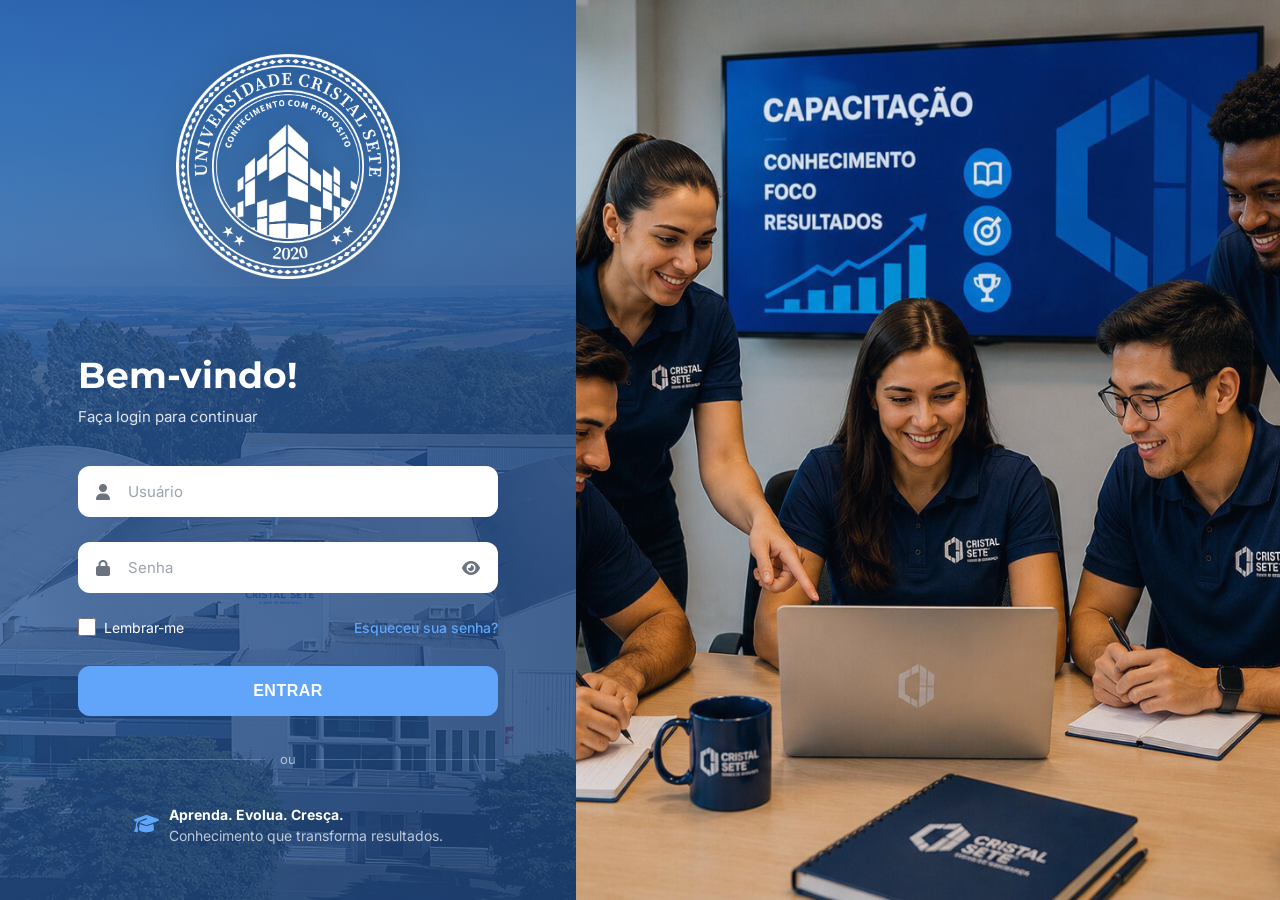
<file: login-split.html>
<!DOCTYPE html>
<html lang="pt-BR">
<head>
    <meta charset="UTF-8">
    <meta name="viewport" content="width=device-width, initial-scale=1.0">
    <title>Login - Universidade Cristal Sete</title>
    <link href="https://fonts.googleapis.com/css2?family=Inter:wght@300;400;500;600;700;800&display=swap" rel="stylesheet">
    <link href="https://fonts.googleapis.com/css2?family=Montserrat:wght@400;600;700;800&display=swap" rel="stylesheet">
    <link rel="stylesheet" href="https://cdnjs.cloudflare.com/ajax/libs/font-awesome/6.4.0/css/all.min.css">
    <style>
        * {
            margin: 0;
            padding: 0;
            box-sizing: border-box;
        }
        
        body {
            font-family: 'Inter', sans-serif;
            height: 100vh;
            overflow: hidden;
        }
        
        .login-wrapper {
            display: flex;
            height: 100vh;
        }
        
        /* LADO ESQUERDO - AZUL COM FORMULÁRIO */
        .login-left {
            flex: 0 0 45%;
            background: linear-gradient(135deg, #2B5FA6 0%, #1e4378 100%);
            display: flex;
            flex-direction: column;
            justify-content: center;
            padding: 60px;
            position: relative;
            overflow: hidden;
        }
        
        .login-left::before {
            content: '';
            position: absolute;
            top: -50%;
            right: -20%;
            width: 500px;
            height: 500px;
            background: rgba(255, 255, 255, 0.03);
            border-radius: 50%;
        }
        
        .login-left::after {
            content: '';
            position: absolute;
            bottom: -30%;
            left: -10%;
            width: 400px;
            height: 400px;
            background: rgba(255, 255, 255, 0.02);
            border-radius: 50%;
        }
        
        .login-content {
            max-width: 420px;
            width: 100%;
            margin: 0 auto;
            position: relative;
            z-index: 1;
        }
        
        .logo-container {
            margin-bottom: 50px;
        }
        
        .logo-container img {
            height: 60px;
            margin-bottom: 20px;
        }
        
        .logo-subtitle {
            color: rgba(255, 255, 255, 0.9);
            font-size: 13px;
            font-weight: 500;
            letter-spacing: 0.5px;
        }
        
        .welcome-text h1 {
            font-family: 'Montserrat', sans-serif;
            font-size: 36px;
            font-weight: 700;
            color: white;
            margin-bottom: 10px;
        }
        
        .welcome-text p {
            color: rgba(255, 255, 255, 0.85);
            font-size: 15px;
            margin-bottom: 40px;
            font-weight: 400;
        }
        
        /* FORMULÁRIO */
        .form-group {
            margin-bottom: 25px;
        }
        
        .input-wrapper {
            position: relative;
        }
        
        .input-icon {
            position: absolute;
            left: 18px;
            top: 50%;
            transform: translateY(-50%);
            color: #6b7280;
            font-size: 16px;
        }
        
        .form-input {
            width: 100%;
            padding: 16px 20px 16px 50px;
            border: none;
            border-radius: 12px;
            font-size: 15px;
            background: white;
            color: #1f2937;
            transition: all 0.3s;
            font-family: 'Inter', sans-serif;
        }
        
        .form-input::placeholder {
            color: #9ca3af;
        }
        
        .form-input:focus {
            outline: none;
            box-shadow: 0 0 0 3px rgba(255, 255, 255, 0.2);
        }
        
        .password-toggle {
            position: absolute;
            right: 18px;
            top: 50%;
            transform: translateY(-50%);
            color: #6b7280;
            cursor: pointer;
            font-size: 16px;
            transition: color 0.3s;
        }
        
        .password-toggle:hover {
            color: #2B5FA6;
        }
        
        .form-options {
            display: flex;
            justify-content: space-between;
            align-items: center;
            margin-bottom: 30px;
        }
        
        .checkbox-wrapper {
            display: flex;
            align-items: center;
        }
        
        .checkbox-wrapper input[type="checkbox"] {
            width: 18px;
            height: 18px;
            margin-right: 8px;
            cursor: pointer;
            accent-color: #60a5fa;
        }
        
        .checkbox-wrapper label {
            color: white;
            font-size: 14px;
            cursor: pointer;
            user-select: none;
        }
        
        .forgot-link {
            color: #60a5fa;
            text-decoration: none;
            font-size: 14px;
            font-weight: 500;
            transition: color 0.3s;
        }
        
        .forgot-link:hover {
            color: #93c5fd;
        }
        
        .btn-login {
            width: 100%;
            padding: 16px;
            background: #60a5fa;
            color: white;
            border: none;
            border-radius: 12px;
            font-size: 16px;
            font-weight: 600;
            cursor: pointer;
            transition: all 0.3s;
            text-transform: uppercase;
            letter-spacing: 0.5px;
        }
        
        .btn-login:hover {
            background: #3b82f6;
            transform: translateY(-2px);
            box-shadow: 0 10px 25px rgba(96, 165, 250, 0.3);
        }
        
        .btn-login:disabled {
            background: #6b7280;
            cursor: not-allowed;
            transform: none;
        }
        
        .divider {
            display: flex;
            align-items: center;
            margin: 35px 0;
        }
        
        .divider::before,
        .divider::after {
            content: '';
            flex: 1;
            height: 1px;
            background: rgba(255, 255, 255, 0.2);
        }
        
        .divider span {
            color: rgba(255, 255, 255, 0.6);
            padding: 0 15px;
            font-size: 13px;
        }
        
        .footer-text {
            display: flex;
            align-items: center;
            justify-content: center;
            gap: 10px;
            color: rgba(255, 255, 255, 0.7);
            font-size: 14px;
        }
        
        .footer-text i {
            font-size: 20px;
            color: #60a5fa;
        }
        
        .footer-text p {
            margin: 0;
            line-height: 1.5;
        }
        
        .footer-text strong {
            color: white;
            display: block;
            margin-top: 2px;
        }
        
        /* LADO DIREITO - FOTO */
        .login-right {
            flex: 1;
            background-image: url('assets/equipe-treinamento.jpg');
            background-size: cover;
            background-position: center;
            position: relative;
        }
        
        .login-right::before {
            content: '';
            position: absolute;
            top: 0;
            left: 0;
            right: 0;
            bottom: 0;
            background: linear-gradient(135deg, rgba(43, 95, 166, 0.1) 0%, rgba(30, 67, 120, 0.2) 100%);
        }
        
        /* RESPONSIVO */
        @media (max-width: 1024px) {
            .login-left {
                flex: 0 0 50%;
                padding: 40px;
            }
        }
        
        @media (max-width: 768px) {
            .login-wrapper {
                flex-direction: column;
            }
            
            .login-left {
                flex: 1;
                padding: 30px 20px;
            }
            
            .login-right {
                display: none;
            }
            
            .welcome-text h1 {
                font-size: 28px;
            }
        }
        
        /* ANIMAÇÃO DE ENTRADA */
        @keyframes fadeInUp {
            from {
                opacity: 0;
                transform: translateY(30px);
            }
            to {
                opacity: 1;
                transform: translateY(0);
            }
        }
        
        .login-content {
            animation: fadeInUp 0.6s ease-out;
        }
    </style>
</head>
<body>
    
    <div class="login-wrapper">
        <!-- LADO ESQUERDO - FORMULÁRIO -->
        <div class="login-left">
            <div class="login-content">
                <!-- Logo -->
                <div class="logo-container">
                    <img src="assets/logos/universidade.png" alt="Universidade Cristal Sete">
                    <div class="logo-subtitle">VIDROS DE SEGURANÇA</div>
                </div>
                
                <!-- Welcome -->
                <div class="welcome-text">
                    <h1>Bem-vindo!</h1>
                    <p>Faça login para continuar</p>
                </div>
                
                <!-- Formulário -->
                <form id="login-form" onsubmit="handleLogin(event)">
                    <!-- Usuário -->
                    <div class="form-group">
                        <div class="input-wrapper">
                            <i class="fas fa-user input-icon"></i>
                            <input 
                                type="email" 
                                id="email"
                                class="form-input" 
                                placeholder="Usuário"
                                required
                                autocomplete="email"
                            >
                        </div>
                    </div>
                    
                    <!-- Senha -->
                    <div class="form-group">
                        <div class="input-wrapper">
                            <i class="fas fa-lock input-icon"></i>
                            <input 
                                type="password" 
                                id="senha"
                                class="form-input" 
                                placeholder="Senha"
                                required
                                autocomplete="current-password"
                            >
                            <i class="fas fa-eye password-toggle" onclick="togglePassword()"></i>
                        </div>
                    </div>
                    
                    <!-- Opções -->
                    <div class="form-options">
                        <div class="checkbox-wrapper">
                            <input type="checkbox" id="lembrar" name="lembrar">
                            <label for="lembrar">Lembrar-me</label>
                        </div>
                        <a href="#" class="forgot-link" onclick="mostrarRecuperarSenha(); return false;">
                            Esqueceu sua senha?
                        </a>
                    </div>
                    
                    <!-- Botão -->
                    <button type="submit" class="btn-login" id="btn-entrar">
                        Entrar
                    </button>
                </form>
                
                <!-- Divider -->
                <div class="divider">
                    <span>ou</span>
                </div>
                
                <!-- Footer -->
                <div class="footer-text">
                    <i class="fas fa-graduation-cap"></i>
                    <p>
                        <strong>Aprenda. Evolua. Cresça.</strong>
                        Conhecimento que transforma resultados.
                    </p>
                </div>
            </div>
        </div>
        
        <!-- LADO DIREITO - FOTO -->
        <div class="login-right"></div>
    </div>
    
    <!-- Scripts -->
    <script src="js/users-data.js"></script>
    <script src="js/auth.js"></script>
    <script>
        // Verificar se já está logado
        window.addEventListener('DOMContentLoaded', function() {
            const usuario = verificarLogin();
            if (usuario) {
                window.location.href = 'index.html';
            }
        });
        
        // Toggle password visibility
        function togglePassword() {
            const senhaInput = document.getElementById('senha');
            const toggleIcon = document.querySelector('.password-toggle');
            
            if (senhaInput.type === 'password') {
                senhaInput.type = 'text';
                toggleIcon.classList.remove('fa-eye');
                toggleIcon.classList.add('fa-eye-slash');
            } else {
                senhaInput.type = 'password';
                toggleIcon.classList.remove('fa-eye-slash');
                toggleIcon.classList.add('fa-eye');
            }
        }
        
        // Handle login
        function handleLogin(event) {
            event.preventDefault();
            const email = document.getElementById('email').value.trim();
            const senha = document.getElementById('senha').value;
            const lembrar = document.getElementById('lembrar').checked;
            const btnEntrar = document.getElementById('btn-entrar');
            
            if (!email || !senha) {
                alert('Por favor, preencha todos os campos');
                return;
            }
            
            btnEntrar.disabled = true;
            btnEntrar.textContent = 'Entrando...';
            
            setTimeout(() => {
                const resultado = fazerLogin(email, senha, lembrar);
                if (resultado.sucesso) {
                    window.location.href = 'index.html';
                } else {
                    alert(resultado.erro);
                    btnEntrar.disabled = false;
                    btnEntrar.textContent = 'Entrar';
                }
            }, 500);
        }
        
        // Recuperar senha
        function mostrarRecuperarSenha() {
            alert('Para recuperar sua senha, entre em contato com o departamento de RH:\n\nrh@cristalsete.com.br\nTelefone: (XX) XXXX-XXXX');
        }
    </script>
</body>
</html>
</file>
